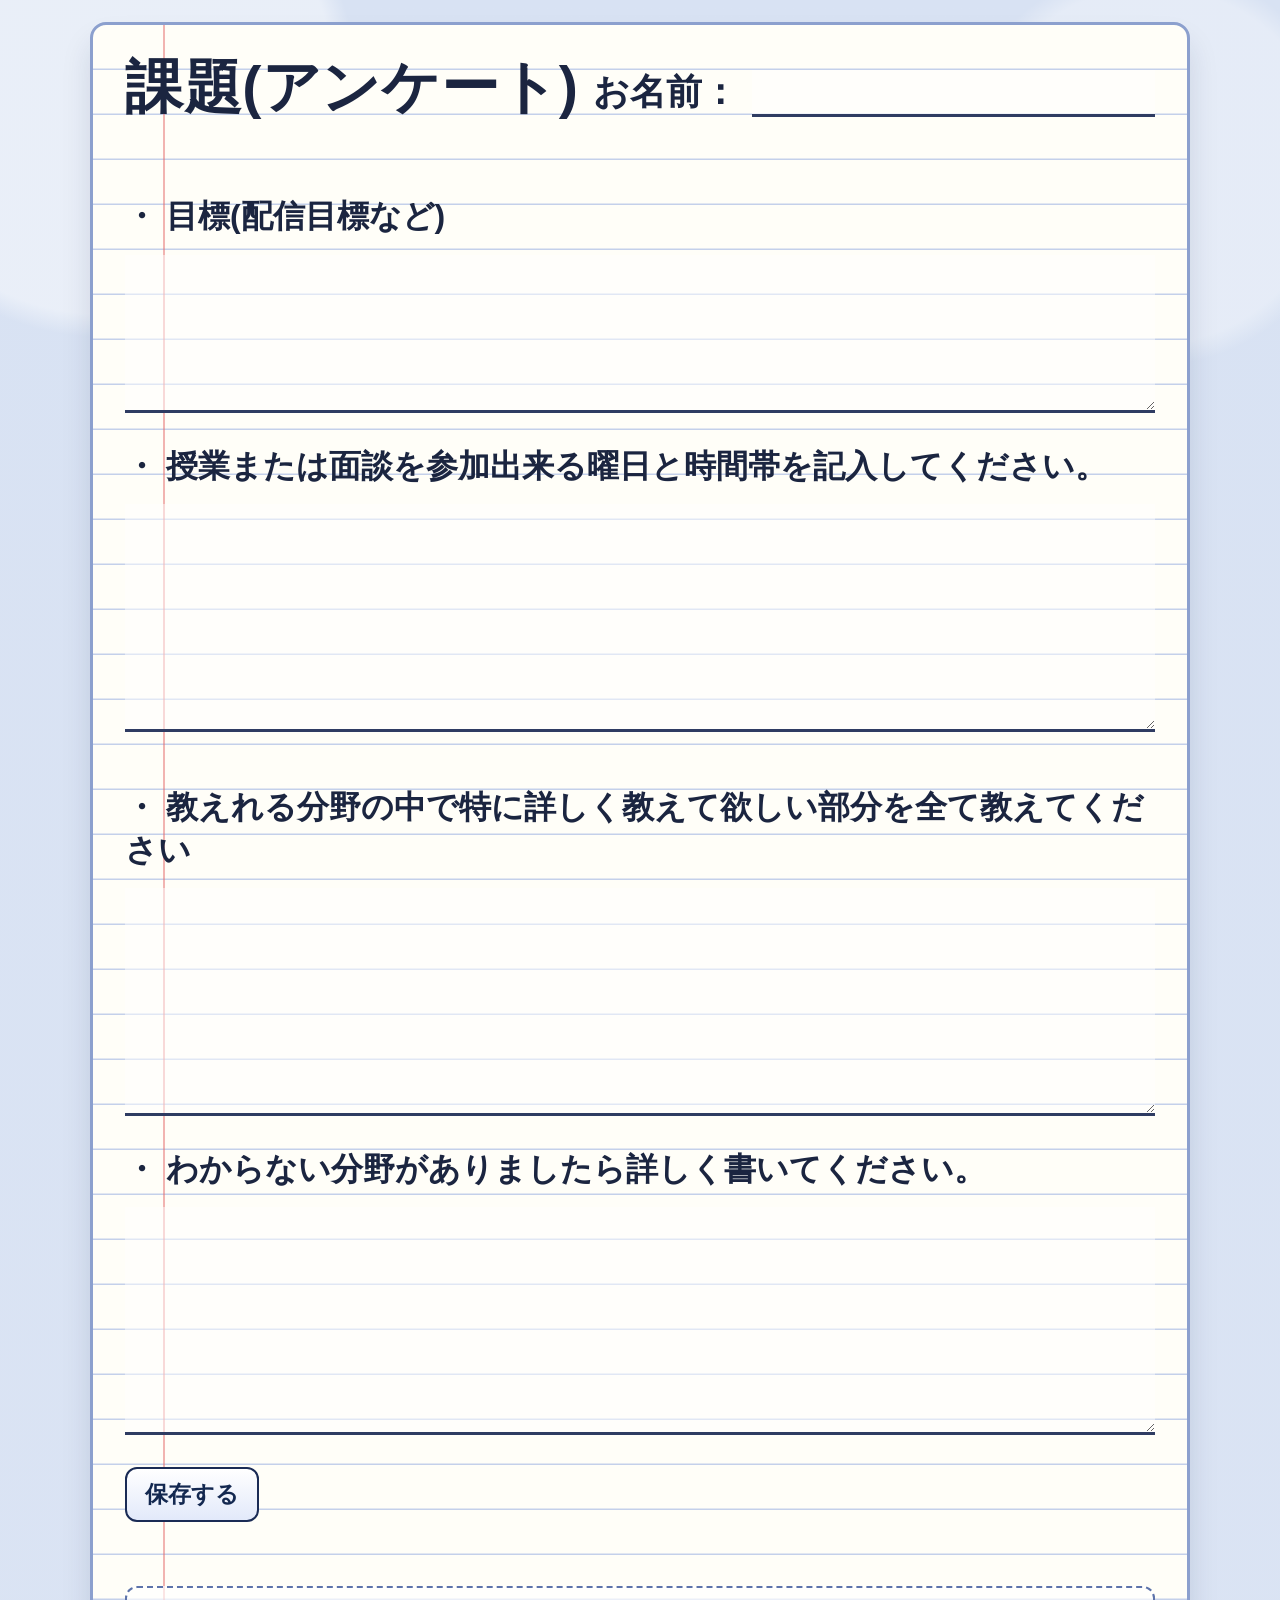
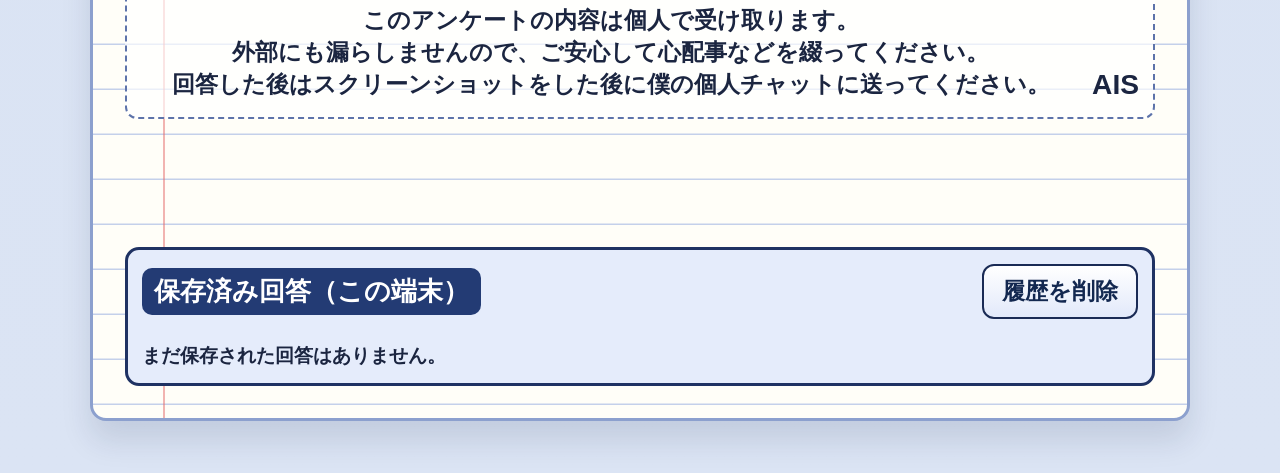
<file: index.html>
﻿<!doctype html>
<html lang="ja">
<head>
  <meta charset="UTF-8" />
  <meta http-equiv="refresh" content="0; url=friend-survey-kuu-memory-archive-form-v2026-03.html?v=20260303-1" />
  <meta name="viewport" content="width=device-width, initial-scale=1.0" />
  <title>Redirecting...</title>
</head>
<body>
  <p>新しいURLへ移動します: <a href="friend-survey-kuu-memory-archive-form-v2026-03.html?v=20260303-1">friend-survey-kuu-memory-archive-form-v2026-03.html?v=20260303-1</a></p>
</body>
</html>
</file>
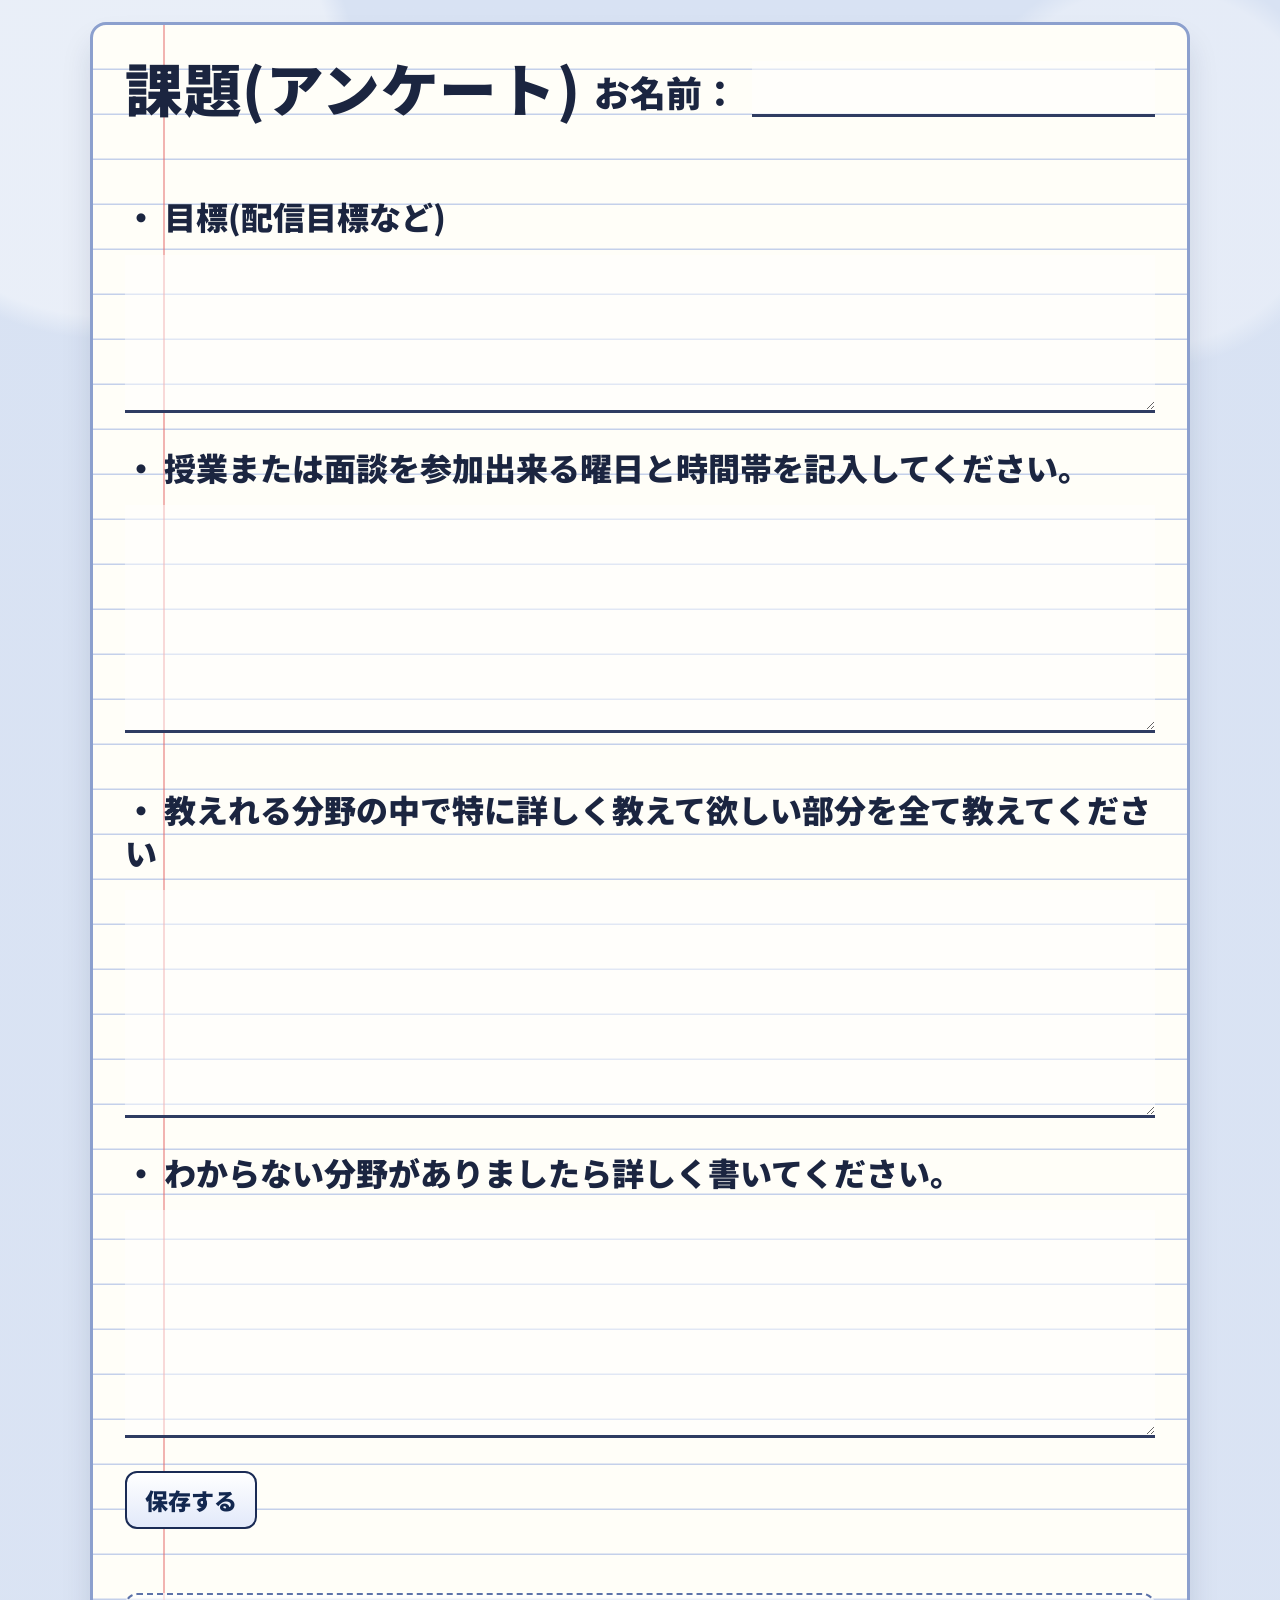
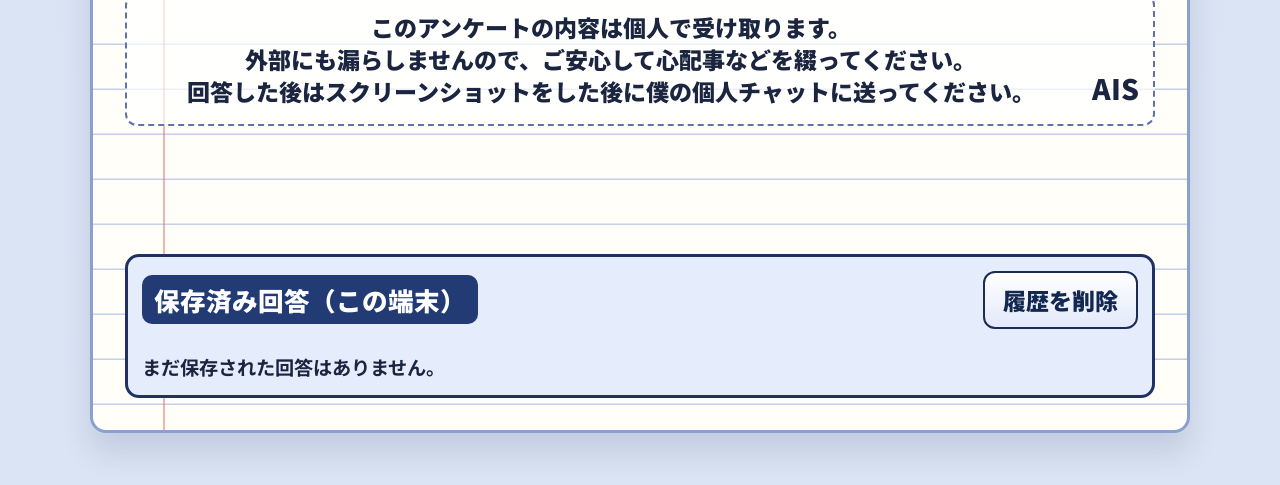
<file: friend-survey-kuu-memory-archive-form-v2026-03.html>
﻿<!doctype html>
<html lang="ja">
<head>
  <meta charset="UTF-8" />
  <meta name="viewport" content="width=device-width, initial-scale=1.0" />
  <title>課題アンケート</title>
  <link rel="preconnect" href="https://fonts.googleapis.com" />
  <link rel="preconnect" href="https://fonts.gstatic.com" crossorigin />
  <link href="https://fonts.googleapis.com/css2?family=Noto+Sans+JP:wght@700;900&display=swap" rel="stylesheet" />
  <link rel="stylesheet" href="style.css?v=20260303-1" />
</head>
<body>
  <main class="sheet">
    <form id="survey-form" novalidate>
      <header class="top-row">
        <h1>課題(アンケート)</h1>
        <label class="name-row" for="name">お名前：</label>
        <input id="name" name="name" type="text" aria-label="お名前" required />
      </header>
      <p id="err-name" class="error"></p>

      <section class="qa-block">
        <label for="goal">・ 目標(配信目標など)</label>
        <textarea id="goal" name="goal" rows="4"></textarea>
      </section>

      <section class="qa-block">
        <label for="available">・ 授業または面談を参加出来る曜日と時間帯を記入してください。</label>
        <textarea id="available" name="available" rows="6" required></textarea>
        <p id="err-available" class="error"></p>
      </section>

      <section class="qa-block">
        <label for="detail">・ 教えれる分野の中で特に詳しく教えて欲しい部分を全て教えてください</label>
        <textarea id="detail" name="detail" rows="6"></textarea>
      </section>

      <section class="qa-block">
        <label for="unknown">・ わからない分野がありましたら詳しく書いてください。</label>
        <textarea id="unknown" name="unknown" rows="6"></textarea>
      </section>

      <div class="actions">
        <button type="submit">保存する</button>
        <p id="status" aria-live="polite"></p>
      </div>
    </form>

    <footer class="memo">
      <p>このアンケートの内容は個人で受け取ります。<br />
      外部にも漏らしませんので、ご安心して心配事などを綴ってください。<br />
      回答した後はスクリーンショットをした後に僕の個人チャットに送ってください。</p>
      <strong>AIS</strong>
    </footer>

    <section class="history" aria-labelledby="history-title">
      <div class="history-head">
        <h2 id="history-title">保存済み回答（この端末）</h2>
        <button id="clear-history" type="button">履歴を削除</button>
      </div>
      <ul id="history-list"></ul>
      <p id="history-empty">まだ保存された回答はありません。</p>
    </section>
  </main>

  <script src="script.js?v=20260303-1"></script>
</body>
</html>
</file>
<file: style.css>
﻿* {
  box-sizing: border-box;
}

:root {
  --bg: #dbe4f4;
  --paper: #fffef8;
  --ink: #1b2540;
  --line: #c4d0ea;
  --accent: #233b74;
  --accent-soft: #e5ecfb;
  --alert: #b32020;
}

body {
  margin: 0;
  color: var(--ink);
  font-family: "Noto Sans JP", sans-serif;
  background:
    radial-gradient(circle at 8% 4%, #ffffff70 0 10%, transparent 11%),
    radial-gradient(circle at 90% 8%, #ffffff55 0 8%, transparent 9%),
    linear-gradient(180deg, #d8e2f3 0%, var(--bg) 100%);
}

.sheet {
  width: min(1100px, 100%);
  margin: 22px auto 52px;
  padding: clamp(18px, 2.5vw, 34px);
  border: 3px solid #8ca0ce;
  border-radius: 16px;
  background:
    linear-gradient(90deg, transparent 70px, #e46a6a 71px, transparent 72px),
    repeating-linear-gradient(180deg, transparent 0 43px, var(--line) 44px 45px),
    var(--paper);
  box-shadow: 0 20px 30px #1025481e;
}

#survey-form {
  display: grid;
  gap: clamp(18px, 2.2vw, 28px);
}

.top-row {
  display: grid;
  grid-template-columns: auto auto 1fr;
  align-items: end;
  gap: 14px;
}

h1 {
  margin: 0;
  font-size: clamp(30px, 4.5vw, 64px);
  line-height: 1.05;
  font-weight: 900;
  letter-spacing: 0.01em;
}

.name-row {
  font-size: clamp(24px, 2.8vw, 40px);
  font-weight: 900;
  white-space: nowrap;
}

#name,
textarea {
  width: 100%;
  border: 0;
  border-bottom: 3px solid #2f3c62;
  background: #ffffff80;
  font-family: inherit;
  color: var(--ink);
}

#name {
  font-size: clamp(20px, 2.2vw, 34px);
  font-weight: 700;
  padding: 6px 8px;
}

#name:focus,
textarea:focus {
  outline: 3px solid #8ba7df;
  border-radius: 8px;
}

.qa-block {
  margin: 0;
}

.qa-block label {
  display: block;
  margin-bottom: 10px;
  font-size: clamp(22px, 2.5vw, 36px);
  line-height: 1.35;
  font-weight: 900;
}

textarea {
  margin-top: 6px;
  resize: vertical;
  min-height: 140px;
  font-size: clamp(18px, 1.7vw, 28px);
  line-height: 1.6;
  font-weight: 700;
  padding: 8px 10px;
}

.error {
  min-height: 20px;
  margin: 2px 0 0;
  font-size: clamp(14px, 1.6vw, 22px);
  font-weight: 700;
  color: var(--alert);
}

.actions {
  display: flex;
  align-items: center;
  gap: 14px;
  flex-wrap: wrap;
}

.actions button,
.history button {
  border: 2px solid #1a2b55;
  border-radius: 12px;
  background: linear-gradient(180deg, #ffffff, #e2e9fa);
  color: #132850;
  font-family: inherit;
  font-size: clamp(18px, 1.8vw, 28px);
  font-weight: 900;
  padding: 10px 18px;
  cursor: pointer;
}

#status {
  margin: 0;
  font-size: clamp(16px, 1.6vw, 24px);
  font-weight: 700;
}

.memo {
  margin-top: clamp(34px, 5vw, 70px);
  padding: 16px 14px;
  border: 2px dashed #5d73aa;
  border-radius: 12px;
  background: #ffffffa8;
  display: grid;
  grid-template-columns: 1fr auto;
  align-items: end;
  gap: 12px;
}

.memo p {
  margin: 0;
  text-align: center;
  font-size: clamp(18px, 1.8vw, 30px);
  line-height: 1.4;
  font-weight: 900;
}

.memo strong {
  font-size: clamp(24px, 2.2vw, 40px);
  font-weight: 900;
}

.history {
  margin-top: clamp(80px, 10vw, 180px);
  border: 3px solid #1f3263;
  border-radius: 14px;
  padding: 14px;
  background: var(--accent-soft);
}

.history-head {
  display: flex;
  justify-content: space-between;
  align-items: center;
  gap: 10px;
}

.history h2 {
  margin: 0;
  font-size: clamp(20px, 2vw, 32px);
  font-weight: 900;
  color: #fff;
  background: var(--accent);
  border-radius: 10px;
  padding: 6px 12px;
}

#history-list {
  list-style: none;
  padding: 0;
  margin: 14px 0 0;
  display: grid;
  gap: 10px;
}

#history-list li {
  white-space: pre-wrap;
  border: 2px solid #4a5f91;
  border-radius: 10px;
  background: #fff;
  padding: 10px;
  font-size: clamp(14px, 1.5vw, 20px);
  line-height: 1.55;
}

#history-empty {
  margin: 10px 0 0;
  font-size: clamp(14px, 1.5vw, 20px);
  font-weight: 700;
}

@media (max-width: 900px) {
  .sheet {
    border-width: 2px;
    border-radius: 12px;
    background:
      linear-gradient(90deg, transparent 26px, #e46a6a 27px, transparent 28px),
      repeating-linear-gradient(180deg, transparent 0 36px, var(--line) 37px 38px),
      var(--paper);
  }

  .top-row {
    grid-template-columns: 1fr;
    align-items: start;
  }

  textarea {
    min-height: 112px;
  }

  .memo {
    grid-template-columns: 1fr;
  }

  .memo strong {
    justify-self: end;
  }

  .history-head {
    flex-direction: column;
    align-items: flex-start;
  }

  .history {
    margin-top: 56px;
  }
}
</file>
